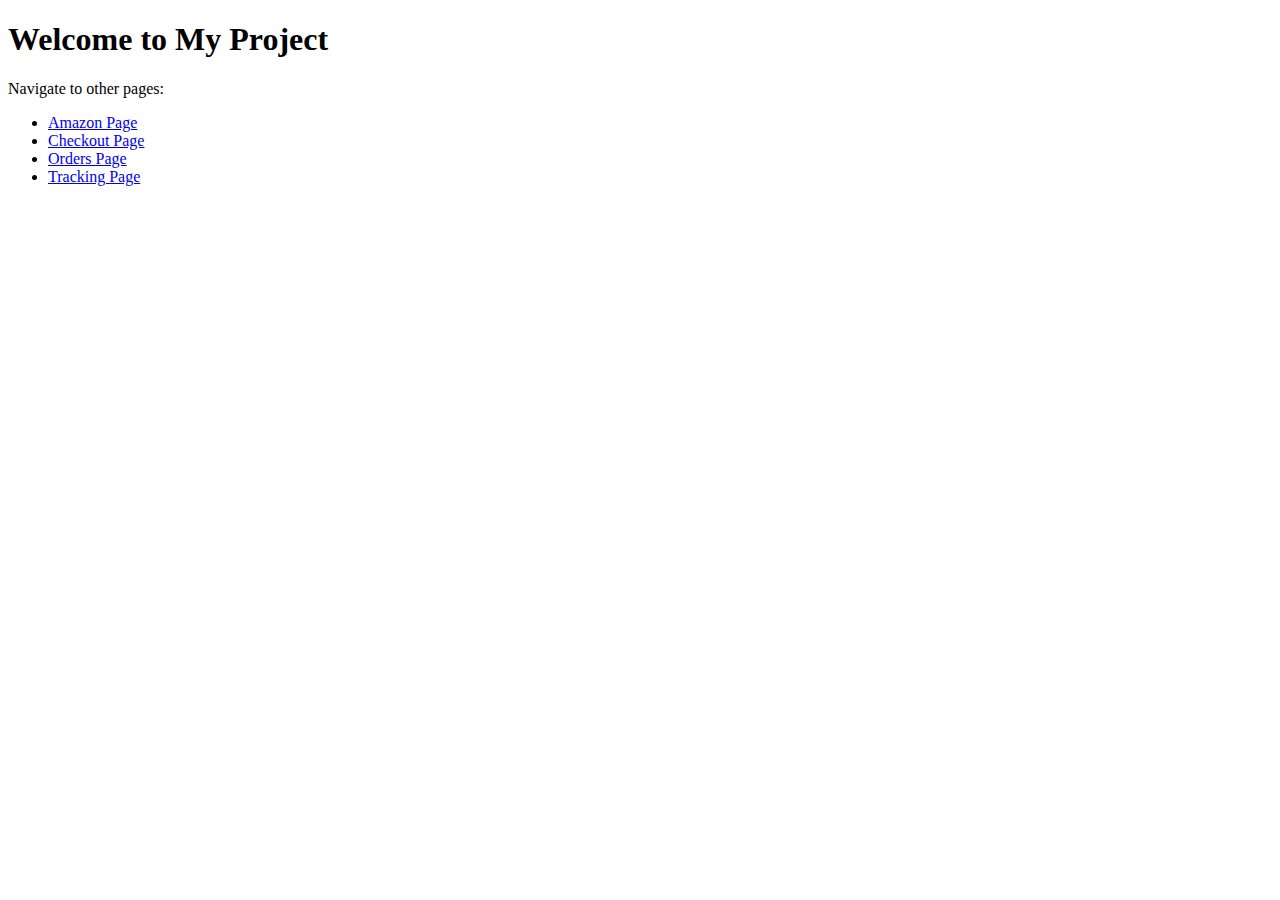
<file: docs/index.html>
<!DOCTYPE html>
<html lang="en">

<head>
    <meta charset="UTF-8">
    <meta name="viewport" content="width=device-width, initial-scale=1.0">
    <title>My Project Home</title>
</head>

<body>
    <h1>Welcome to My Project</h1>
    <p>Navigate to other pages:</p>
    <ul>
        <li><a href="amazon.html">Amazon Page</a></li>
        <li><a href="checkout.html">Checkout Page</a></li>
        <li><a href="orders.html">Orders Page</a></li>
        <li><a href="tracking.html">Tracking Page</a></li>
    </ul>
</body>

</html>
</file>
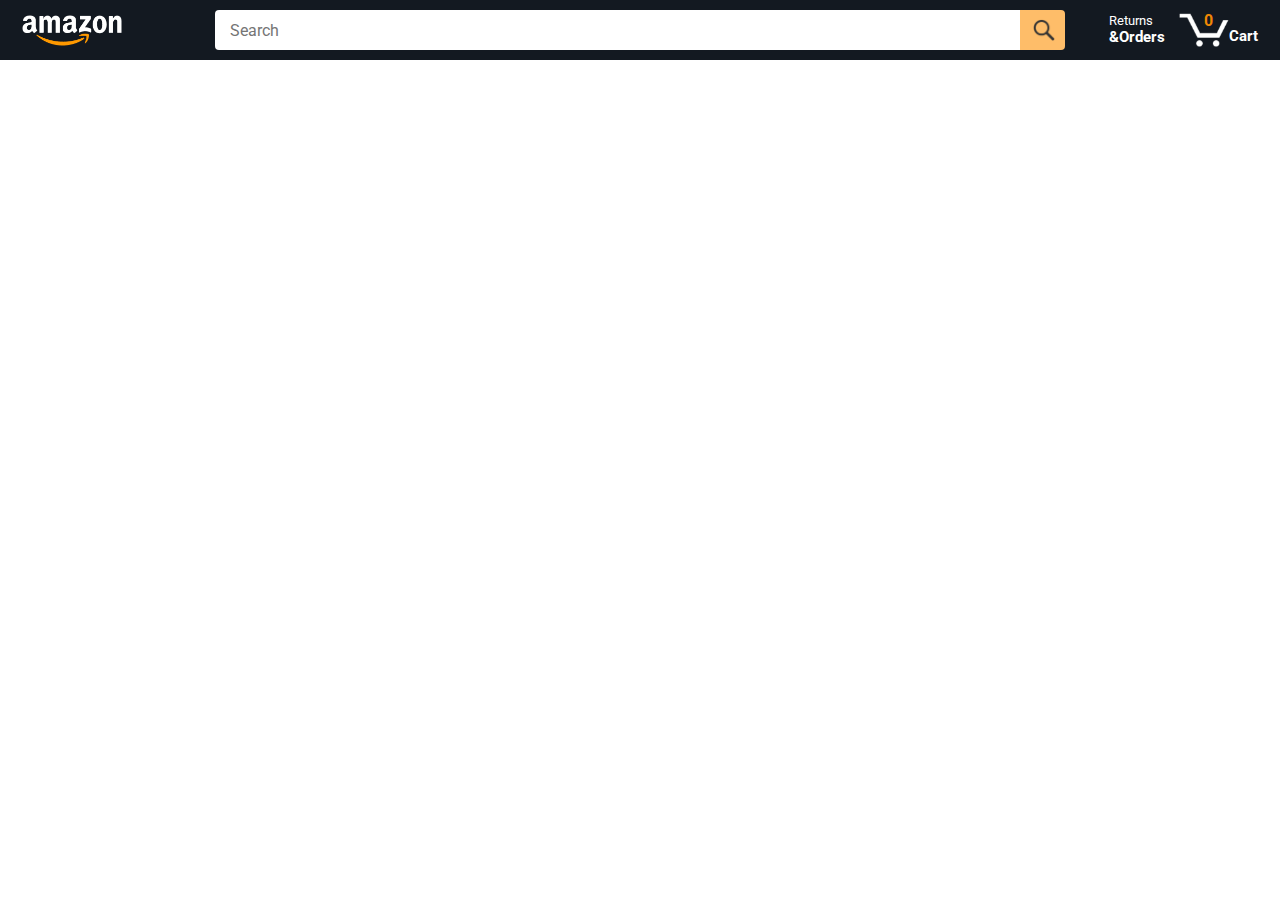
<file: amazon.html>
<!DOCTYPE html>
<html>

<head>
  <title>Amazon Project</title>

  <!-- This code is needed for responsive design to work.
      (Responsive design = make the website look good on
      smaller screen sizes like a phone or a tablet). -->
  <meta name="viewport" content="width=device-width, initial-scale=1">

  <!-- Load a font called Roboto from Google Fonts. -->
  <link rel="preconnect" href="https://fonts.googleapis.com">
  <link rel="preconnect" href="https://fonts.gstatic.com" crossorigin>
  <link href="https://fonts.googleapis.com/css2?family=Roboto:wght@400;500;700&display=swap" rel="stylesheet">

  <!-- Here are the CSS files for this page. -->
  <link rel="stylesheet" href="styles/shared/general.css">
  <link rel="stylesheet" href="styles/shared/amazon-header.css">
  <link rel="stylesheet" href="styles/pages/amazon.css">
</head>

<body>
  <div class="amazon-header">
    <div class="amazon-header-left-section">
      <a href="amazon.html" class="header-link">
        <img class="amazon-logo" src="images/amazon-logo-white.png">
        <img class="amazon-mobile-logo" src="images/amazon-mobile-logo-white.png">
      </a>
    </div>

    <div class="amazon-header-middle-section">
      <input class="search-bar" type="text" placeholder="Search">

      <button class="search-button">
        <img class="search-icon" src="images/icons/search-icon.png">
      </button>
    </div>

    <div class="amazon-header-right-section">
      <a class="orders-link header-link" href="orders.html">
        <span class="returns-text">Returns</span>
        <span class="orders-text">&Orders </span>
      </a>

      <a class="cart-link header-link" href="checkout.html">
        <img class="cart-icon" src="images/icons/cart-icon.png">
        <div class="cart-quantity 
        js-cart-quantity">0</div>
        <div class="cart-text">Cart</div>
      </a>
    </div>
  </div>

  <div class="main">
    <div class="products-grid js-products-grid">
    </div>
  </div>

  <script type="module" src="scripts/amazon.js"></script>
</body>
</html>
</file>
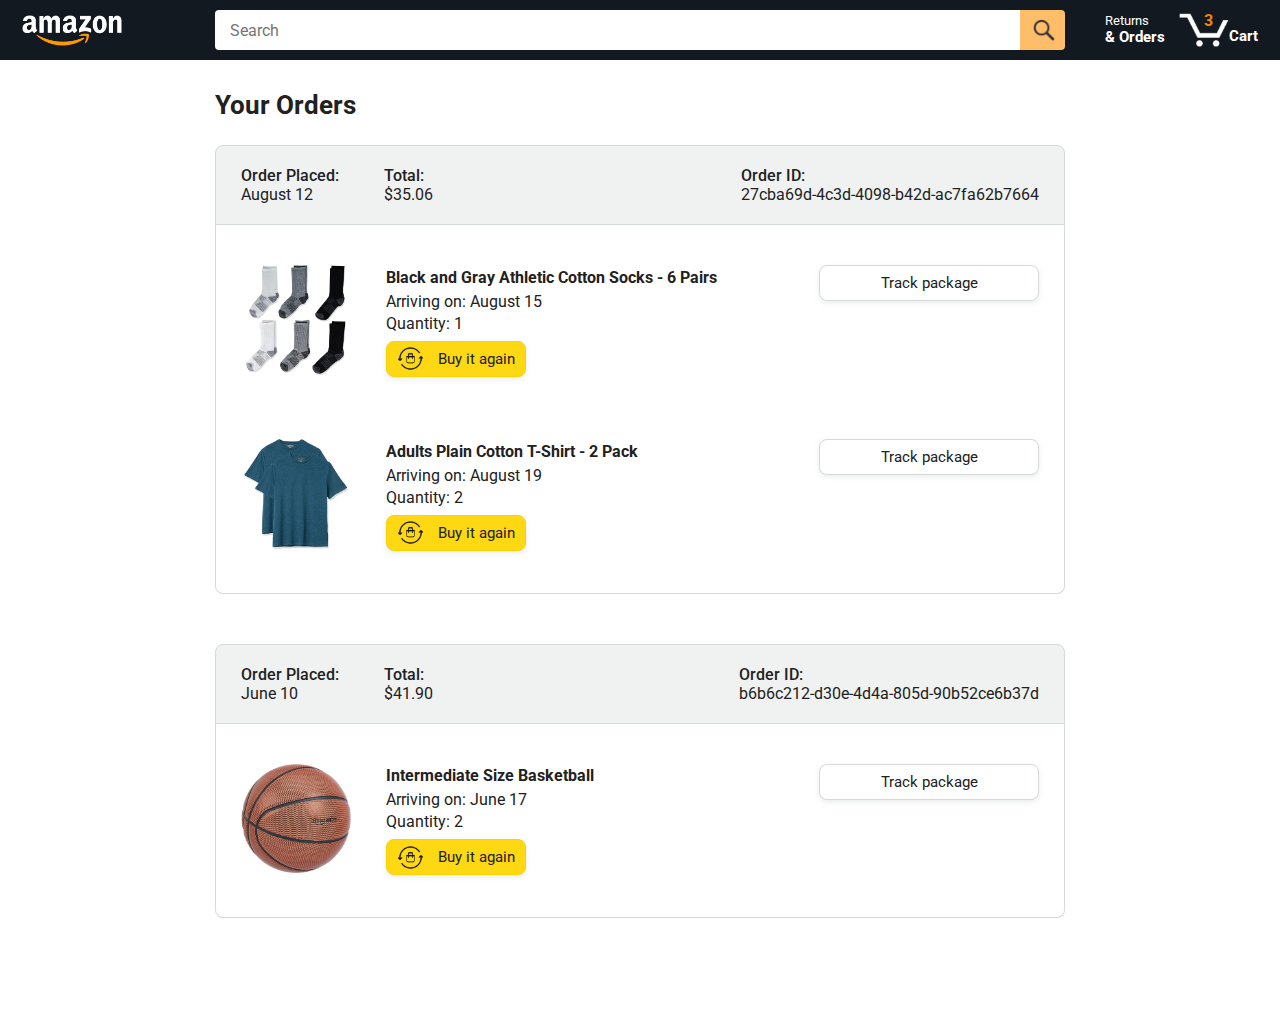
<file: orders.html>
<!DOCTYPE html>
<html>
  <head>
    <title>Orders</title>

    <!-- This code is needed for responsive design to work.
      (Responsive design = make the website look good on
      smaller screen sizes like a phone or a tablet). -->
    <meta name="viewport" content="width=device-width, initial-scale=1">

    <!-- Load a font called Roboto from Google Fonts. -->
    <link rel="preconnect" href="https://fonts.googleapis.com">
    <link rel="preconnect" href="https://fonts.gstatic.com" crossorigin>
    <link href="https://fonts.googleapis.com/css2?family=Roboto:wght@400;500;700&display=swap" rel="stylesheet">

    <!-- Here are the CSS files for this page. -->
    <link rel="stylesheet" href="styles/shared/general.css">
    <link rel="stylesheet" href="styles/shared/amazon-header.css">
    <link rel="stylesheet" href="styles/pages/orders.css">
  </head>
  <body>
    <div class="amazon-header">
      <div class="amazon-header-left-section">
        <a href="amazon.html" class="header-link">
          <img class="amazon-logo"
            src="images/amazon-logo-white.png">
          <img class="amazon-mobile-logo"
            src="images/amazon-mobile-logo-white.png">
        </a>
      </div>

      <div class="amazon-header-middle-section">
        <input class="search-bar" type="text" placeholder="Search">

        <button class="search-button">
          <img class="search-icon" src="images/icons/search-icon.png">
        </button>
      </div>

      <div class="amazon-header-right-section">
        <a class="orders-link header-link" href="orders.html">
          <span class="returns-text">Returns</span>
          <span class="orders-text">& Orders</span>
        </a>

        <a class="cart-link header-link" href="checkout.html">
          <img class="cart-icon" src="images/icons/cart-icon.png">
          <div class="cart-quantity">3</div>
          <div class="cart-text">Cart</div>
        </a>
      </div>
    </div>

    <div class="main">
      <div class="page-title">Your Orders</div>

      <div class="orders-grid">
        <div class="order-container">
          
          <div class="order-header">
            <div class="order-header-left-section">
              <div class="order-date">
                <div class="order-header-label">Order Placed:</div>
                <div>August 12</div>
              </div>
              <div class="order-total">
                <div class="order-header-label">Total:</div>
                <div>$35.06</div>
              </div>
            </div>

            <div class="order-header-right-section">
              <div class="order-header-label">Order ID:</div>
              <div>27cba69d-4c3d-4098-b42d-ac7fa62b7664</div>
            </div>
          </div>

          <div class="order-details-grid">
            <div class="product-image-container">
              <img src="images/products/athletic-cotton-socks-6-pairs.jpg">
            </div>

            <div class="product-details">
              <div class="product-name">
                Black and Gray Athletic Cotton Socks - 6 Pairs
              </div>
              <div class="product-delivery-date">
                Arriving on: August 15
              </div>
              <div class="product-quantity">
                Quantity: 1
              </div>
              <button class="buy-again-button button-primary">
                <img class="buy-again-icon" src="images/icons/buy-again.png">
                <span class="buy-again-message">Buy it again</span>
              </button>
            </div>

            <div class="product-actions">
              <a href="tracking.html?orderId=123&productId=456">
                <button class="track-package-button button-secondary">
                  Track package
                </button>
              </a>
            </div>

            <div class="product-image-container">
              <img src="images/products/adults-plain-cotton-tshirt-2-pack-teal.jpg">
            </div>

            <div class="product-details">
              <div class="product-name">
                Adults Plain Cotton T-Shirt - 2 Pack
              </div>
              <div class="product-delivery-date">
                Arriving on: August 19
              </div>
              <div class="product-quantity">
                Quantity: 2
              </div>
              <button class="buy-again-button button-primary">
                <img class="buy-again-icon" src="images/icons/buy-again.png">
                <span class="buy-again-message">Buy it again</span>
              </button>
            </div>

            <div class="product-actions">
              <a href="tracking.html">
                <button class="track-package-button button-secondary">
                  Track package
                </button>
              </a>
            </div>
          </div>
        </div>

        <div class="order-container">

          <div class="order-header">
            <div class="order-header-left-section">
              <div class="order-date">
                <div class="order-header-label">Order Placed:</div>
                <div>June 10</div>
              </div>
              <div class="order-total">
                <div class="order-header-label">Total:</div>
                <div>$41.90</div>
              </div>
            </div>

            <div class="order-header-right-section">
              <div class="order-header-label">Order ID:</div>
              <div>b6b6c212-d30e-4d4a-805d-90b52ce6b37d</div>
            </div>
          </div>

          <div class="order-details-grid">
            <div class="product-image-container">
              <img src="images/products/intermediate-composite-basketball.jpg">
            </div>

            <div class="product-details">
              <div class="product-name">
                Intermediate Size Basketball
              </div>
              <div class="product-delivery-date">
                Arriving on: June 17
              </div>
              <div class="product-quantity">
                Quantity: 2
              </div>
              <button class="buy-again-button button-primary">
                <img class="buy-again-icon" src="images/icons/buy-again.png">
                <span class="buy-again-message">Buy it again</span>
              </button>
            </div>

            <div class="product-actions">
              <a href="tracking.html">
                <button class="track-package-button button-secondary">
                  Track package
                </button>
              </a>
            </div>
          </div>
        </div>
      </div>
    </div>
  </body>
</html>
</file>
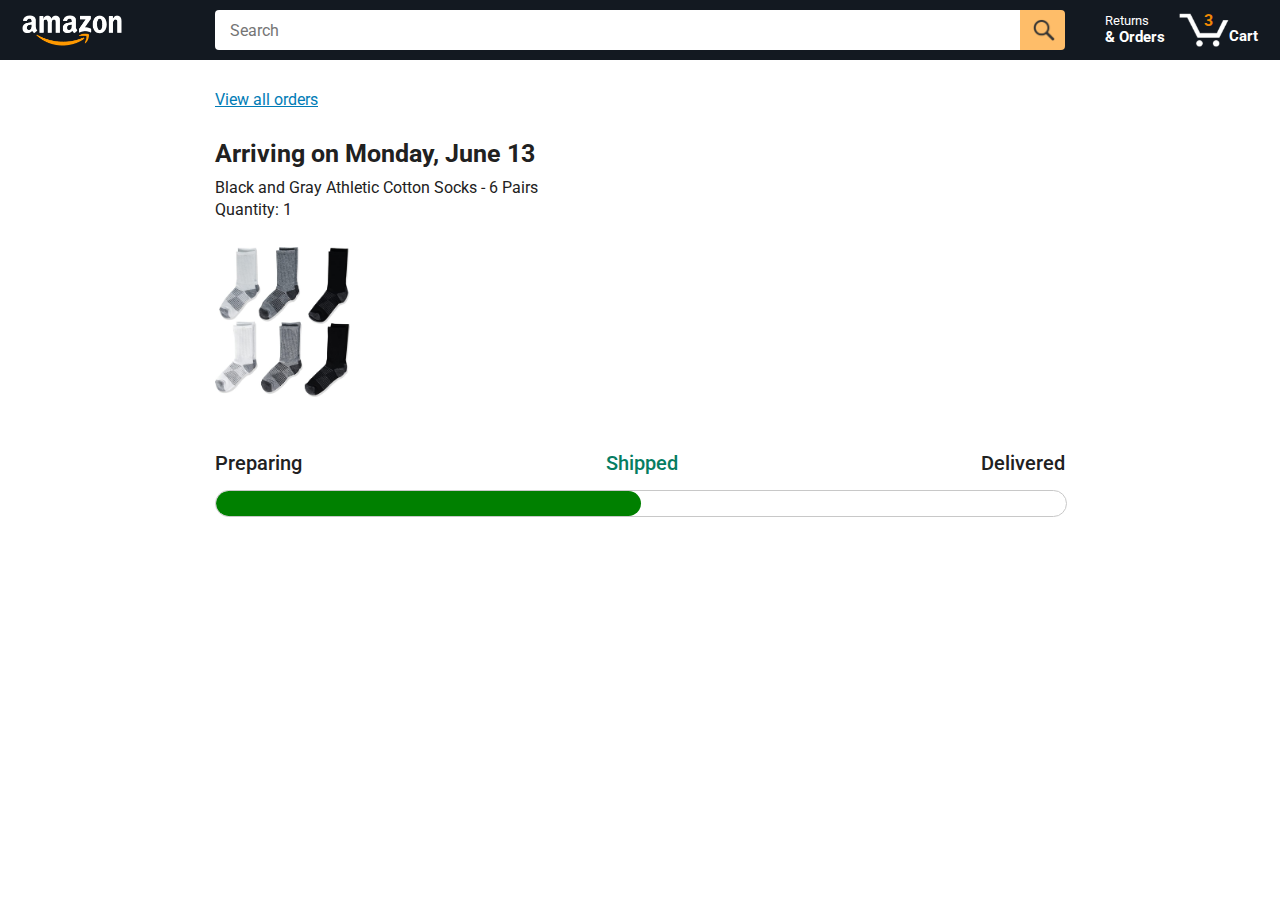
<file: tracking.html>
<!DOCTYPE html>
<html>
  <head>
    <title>Tracking</title>

    <!-- This code is needed for responsive design to work.
      (Responsive design = make the website look good on
      smaller screen sizes like a phone or a tablet). -->
    <meta name="viewport" content="width=device-width, initial-scale=1">

    <!-- Load a font called Roboto from Google Fonts. -->
    <link rel="preconnect" href="https://fonts.googleapis.com">
    <link rel="preconnect" href="https://fonts.gstatic.com" crossorigin>
    <link href="https://fonts.googleapis.com/css2?family=Roboto:wght@400;500;700&display=swap" rel="stylesheet">

    <!-- Here are the CSS files for this page. -->
    <link rel="stylesheet" href="styles/shared/general.css">
    <link rel="stylesheet" href="styles/shared/amazon-header.css">
    <link rel="stylesheet" href="styles/pages/tracking.css">
  </head>
  <body>
    <div class="amazon-header">
      <div class="amazon-header-left-section">
        <a href="amazon.html" class="header-link">
          <img class="amazon-logo"
            src="images/amazon-logo-white.png">
          <img class="amazon-mobile-logo"
            src="images/amazon-mobile-logo-white.png">
        </a>
      </div>

      <div class="amazon-header-middle-section">
        <input class="search-bar" type="text" placeholder="Search">

        <button class="search-button">
          <img class="search-icon" src="images/icons/search-icon.png">
        </button>
      </div>

      <div class="amazon-header-right-section">
        <a class="orders-link header-link" href="orders.html">
          <span class="returns-text">Returns</span>
          <span class="orders-text">& Orders</span>
        </a>

        <a class="cart-link header-link" href="checkout.html">
          <img class="cart-icon" src="images/icons/cart-icon.png">
          <div class="cart-quantity">3</div>
          <div class="cart-text">Cart</div>
        </a>
      </div>
    </div>

    <div class="main">
      <div class="order-tracking">
        <a class="back-to-orders-link link-primary" href="orders.html">
          View all orders
        </a>

        <div class="delivery-date">
          Arriving on Monday, June 13
        </div>

        <div class="product-info">
          Black and Gray Athletic Cotton Socks - 6 Pairs
        </div>

        <div class="product-info">
          Quantity: 1
        </div>

        <img class="product-image" src="images/products/athletic-cotton-socks-6-pairs.jpg">

        <div class="progress-labels-container">
          <div class="progress-label">
            Preparing
          </div>
          <div class="progress-label current-status">
            Shipped
          </div>
          <div class="progress-label">
            Delivered
          </div>
        </div>

        <div class="progress-bar-container">
          <div class="progress-bar"></div>
        </div>
      </div>
    </div>

    <script>
      const url = new URL(window.location.href);
      console.log(url.searchParams.get('orderId'));
      console.log(url.searchParams.get('productId'));
    </script>
  </body>
</html>
</file>
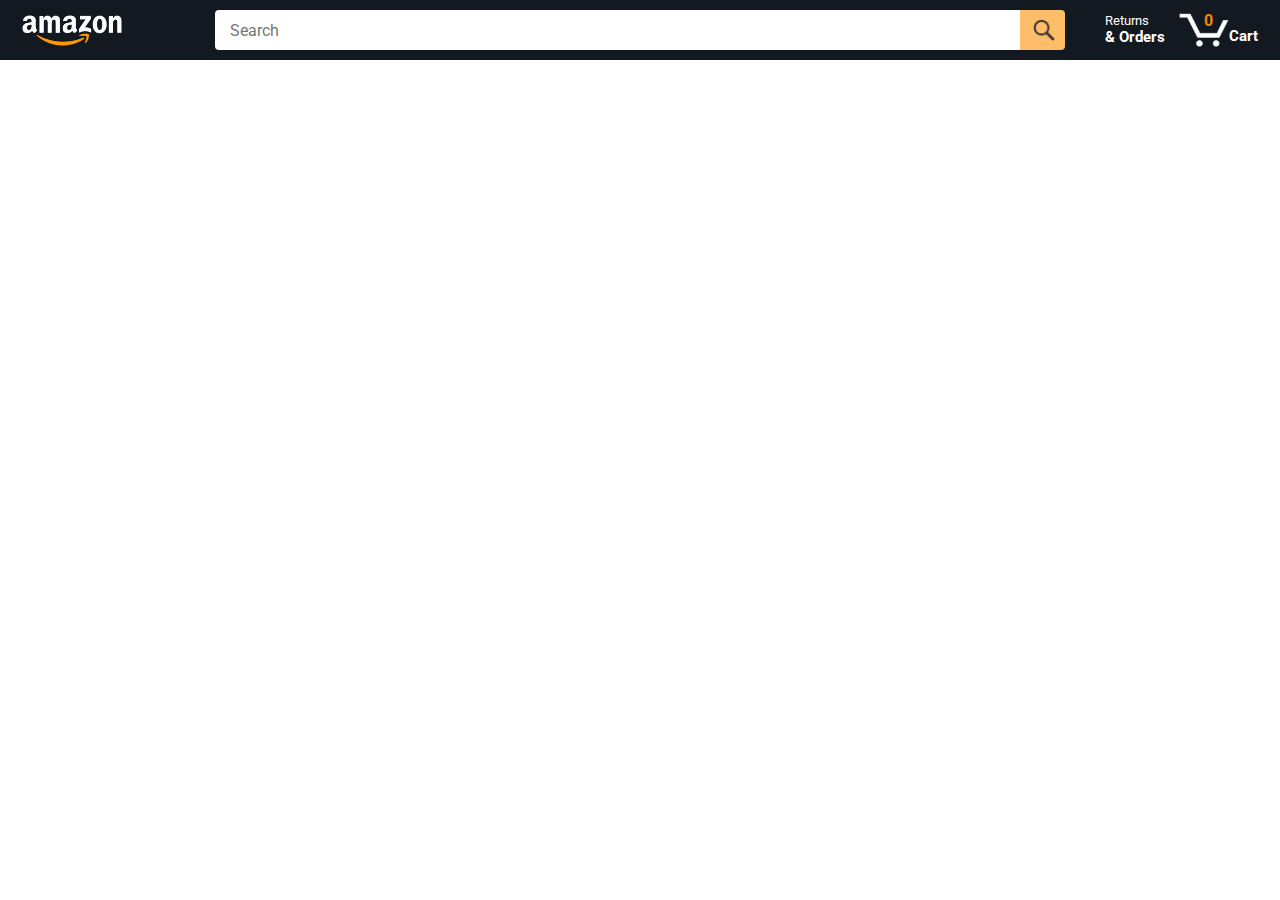
<file: docs/amazon.html>
<!DOCTYPE html>
<html>

<head>
  <title>Amazon Project</title>
  <meta name="viewport" content="width=device-width, initial-scale=1">
  <link rel="preconnect" href="https://fonts.googleapis.com">
  <link rel="preconnect" href="https://fonts.gstatic.com" crossorigin>
  <link href="https://fonts.googleapis.com/css2?family=Roboto:wght@400;500;700&display=swap" rel="stylesheet">

  <!-- 正しい相対パスに修正 -->
  <link rel="stylesheet" href="./styles/shared/general.css">
  <link rel="stylesheet" href="./styles/shared/amazon-header.css">
  <link rel="stylesheet" href="./styles/pages/amazon.css">
</head>

<body>
  <div class="amazon-header">
    <div class="amazon-header-left-section">
      <a href="amazon.html" class="header-link">
        <img class="amazon-logo" src="./images/amazon-logo-white.png">
        <img class="amazon-mobile-logo" src="./images/amazon-mobile-logo-white.png">
      </a>
    </div>
    <div class="amazon-header-middle-section">
      <input class="search-bar" type="text" placeholder="Search">
      <button class="search-button">
        <img class="search-icon" src="./images/icons/search-icon.png">
      </button>
    </div>
    <div class="amazon-header-right-section">
      <a class="orders-link header-link" href="orders.html">
        <span class="returns-text">Returns</span>
        <span class="orders-text">& Orders</span>
      </a>
      <a class="cart-link header-link" href="checkout.html">
        <img class="cart-icon" src="./images/icons/cart-icon.png">
        <div class="cart-quantity js-cart-quantity">0</div>
        <div class="cart-text">Cart</div>
      </a>
    </div>
  </div>

  <div class="main">
    <div class="products-grid js-products-grid"></div>
  </div>

  <!-- JavaScriptの正しいパス -->
  <script type="module" src="./scripts/amazon.js"></script>
</body>

</html>
</file>
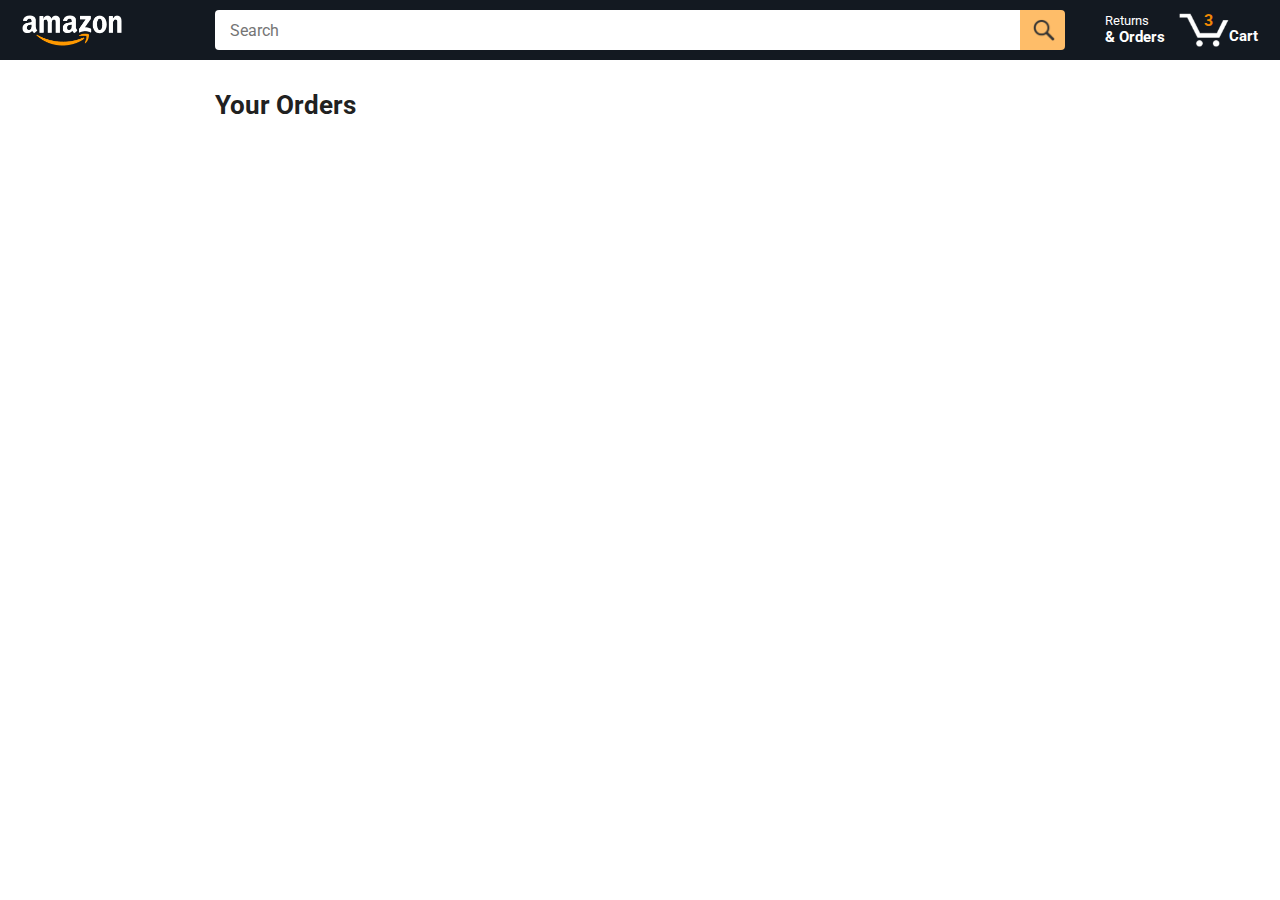
<file: docs/orders.html>
<!DOCTYPE html>
<html>

<head>
  <title>Orders</title>
  <meta name="viewport" content="width=device-width, initial-scale=1">
  <link rel="preconnect" href="https://fonts.googleapis.com">
  <link rel="preconnect" href="https://fonts.gstatic.com" crossorigin>
  <link href="https://fonts.googleapis.com/css2?family=Roboto:wght@400;500;700&display=swap" rel="stylesheet">

  <!-- 修正されたCSSパス -->
  <link rel="stylesheet" href="./styles/shared/general.css">
  <link rel="stylesheet" href="./styles/shared/amazon-header.css">
  <link rel="stylesheet" href="./styles/pages/orders.css">
</head>

<body>
  <div class="amazon-header">
    <div class="amazon-header-left-section">
      <a href="amazon.html" class="header-link">
        <img class="amazon-logo" src="./images/amazon-logo-white.png">
        <img class="amazon-mobile-logo" src="./images/amazon-mobile-logo-white.png">
      </a>
    </div>
    <div class="amazon-header-middle-section">
      <input class="search-bar" type="text" placeholder="Search">
      <button class="search-button">
        <img class="search-icon" src="./images/icons/search-icon.png">
      </button>
    </div>
    <div class="amazon-header-right-section">
      <a class="orders-link header-link" href="orders.html">
        <span class="returns-text">Returns</span>
        <span class="orders-text">& Orders</span>
      </a>
      <a class="cart-link header-link" href="checkout.html">
        <img class="cart-icon" src="./images/icons/cart-icon.png">
        <div class="cart-quantity">3</div>
        <div class="cart-text">Cart</div>
      </a>
    </div>
  </div>

  <div class="main">
    <div class="page-title">Your Orders</div>

    <div class="orders-grid">
      <!-- Order details -->
    </div>
  </div>
</body>

</html>
</file>
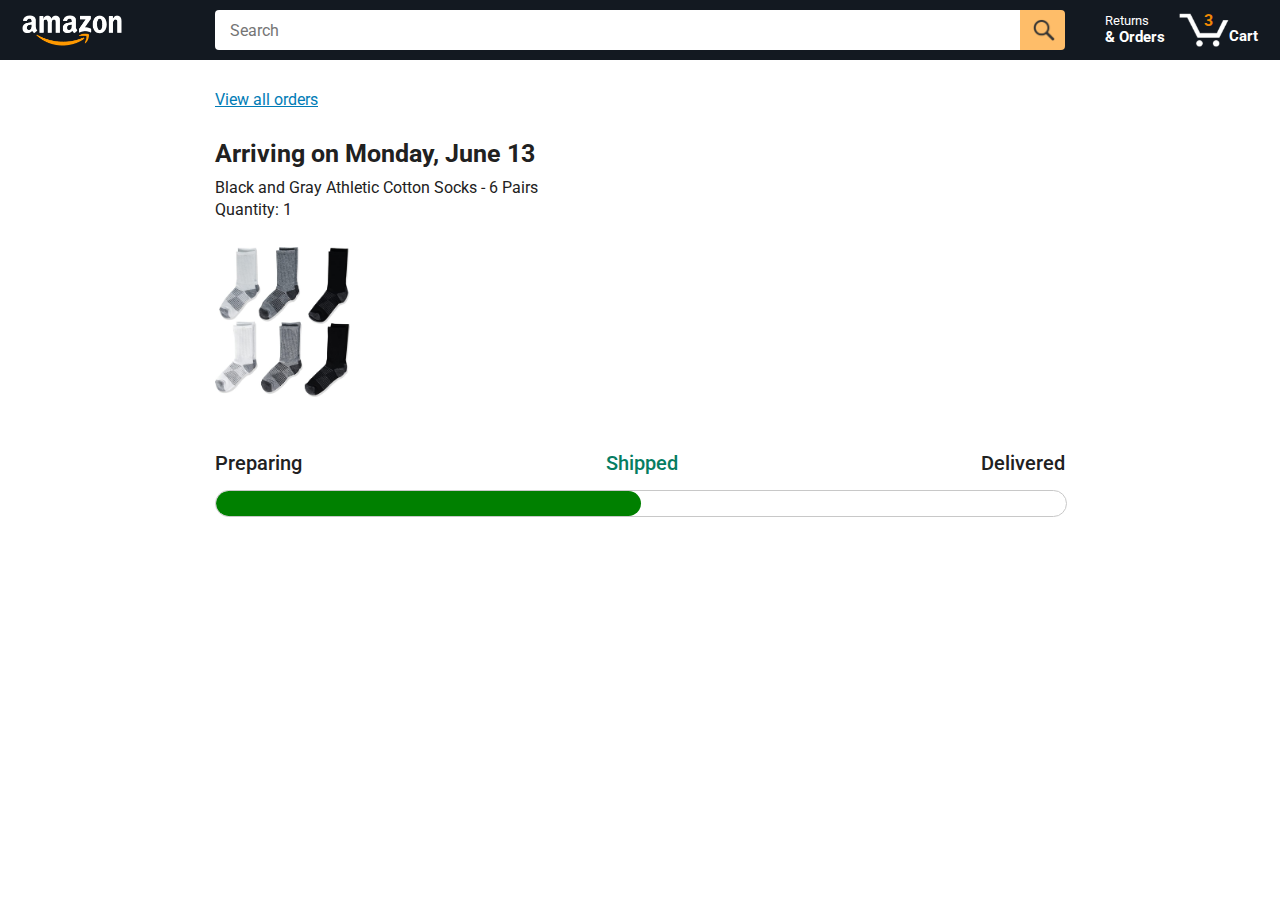
<file: docs/tracking.html>
<!DOCTYPE html>
<html>

<head>
  <title>Tracking</title>
  <meta name="viewport" content="width=device-width, initial-scale=1">
  <link rel="preconnect" href="https://fonts.googleapis.com">
  <link rel="preconnect" href="https://fonts.gstatic.com" crossorigin>
  <link href="https://fonts.googleapis.com/css2?family=Roboto:wght@400;500;700&display=swap" rel="stylesheet">
  <link rel="stylesheet" href="./styles/shared/general.css">
  <link rel="stylesheet" href="./styles/shared/amazon-header.css">
  <link rel="stylesheet" href="./styles/pages/tracking.css">
</head>

<body>
  <div class="amazon-header">
    <div class="amazon-header-left-section">
      <a href="amazon.html" class="header-link">
        <img class="amazon-logo" src="./images/amazon-logo-white.png">
        <img class="amazon-mobile-logo" src="./images/amazon-mobile-logo-white.png">
      </a>
    </div>
    <div class="amazon-header-middle-section">
      <input class="search-bar" type="text" placeholder="Search">
      <button class="search-button">
        <img class="search-icon" src="./images/icons/search-icon.png">
      </button>
    </div>
    <div class="amazon-header-right-section">
      <a class="orders-link header-link" href="orders.html">
        <span class="returns-text">Returns</span>
        <span class="orders-text">& Orders</span>
      </a>
      <a class="cart-link header-link" href="checkout.html">
        <img class="cart-icon" src="./images/icons/cart-icon.png">
        <div class="cart-quantity">3</div>
        <div class="cart-text">Cart</div>
      </a>
    </div>
  </div>
  <div class="main">
    <div class="order-tracking">
      <a class="back-to-orders-link link-primary" href="orders.html">View all orders</a>
      <div class="delivery-date">Arriving on Monday, June 13</div>
      <div class="product-info">Black and Gray Athletic Cotton Socks - 6 Pairs</div>
      <div class="product-info">Quantity: 1</div>
      <img class="product-image" src="./images/products/athletic-cotton-socks-6-pairs.jpg">
      <div class="progress-labels-container">
        <div class="progress-label">Preparing</div>
        <div class="progress-label current-status">Shipped</div>
        <div class="progress-label">Delivered</div>
      </div>
      <div class="progress-bar-container">
        <div class="progress-bar"></div>
      </div>
    </div>
  </div>
  <script>
    const url = new URL(window.location.href);
    console.log(url.searchParams.get('orderId'));
    console.log(url.searchParams.get('productId'));
  </script>
</body>

</html>
</file>
<file: styles/shared/general.css>
body {
  font-family: Roboto, Arial;
  color: rgb(33, 33, 33);
  /* The <body> element has a default margin of 8px
     on all sides. This removes the default margins. */
  margin: 0;
}

/* <p> elements have a default margin on the top
   and bottom. This removes the default margins. */
p {
  margin: 0;
}

button {
  cursor: pointer;
}

select {
  cursor: pointer;
}

input, select, button {
  font-family: Roboto, Arial;
}

.button-primary {
  color: rgb(33, 33, 33);
  background-color: rgb(255, 216, 20);
  border: 1px solid rgb(252, 210, 0);
  border-radius: 8px;
  cursor: pointer;
  box-shadow: 0 2px 5px rgba(213, 217, 217, 0.5);
}

.button-primary:hover {
  background-color: rgb(247, 202, 0);
  border: 1px solid rgb(242, 194, 0);
}

.button-primary:active {
  background: rgb(255, 216, 20);
  border-color: rgb(252, 210, 0);
  box-shadow: none;
}

.button-secondary {
  color: rgb(33, 33, 33);
  background: white;
  border: 1px solid rgb(213, 217, 217);
  border-radius: 8px;
  cursor: pointer;
  box-shadow: 0 2px 5px rgba(213, 217, 217, 0.5);
}

.button-secondary:hover {
  background-color: rgb(247, 250, 250);
}

.button-secondary:active {
  background-color: rgb(237, 253, 255);
  box-shadow: none;
}

/* These styles will limit text to 2 lines. Anything
   beyond 2 lines will be replaced with "..."
   You can find this code by using an A.I. tool or by
   searching in Google.
   https://css-tricks.com/almanac/properties/l/line-clamp/ */
.limit-text-to-2-lines {
  display: -webkit-box;
  -webkit-line-clamp: 2;
  -webkit-box-orient: vertical;
  overflow: hidden;
}

.link-primary {
  color: rgb(1, 124, 182);
  cursor: pointer;
}

.link-primary:hover {
  color: rgb(196, 80, 0);
}

/* Styles for dropdown selectors. */
select {
  color: rgb(33, 33, 33);
  background-color: rgb(240, 240, 240);
  border: 1px solid rgb(213, 217, 217);
  border-radius: 8px;
  padding: 3px 5px;
  font-size: 15px;
  cursor: pointer;
  box-shadow: 0 2px 5px rgba(213, 217, 217, 0.5);
}

select:focus,
input:focus {
  outline: 2px solid rgb(255, 153, 0);
}
</file>
<file: styles/shared/amazon-header.css>
.amazon-header {
  background-color: rgb(19, 25, 33);
  color: white;
  padding-left: 15px;
  padding-right: 15px;

  display: flex;
  align-items: center;
  justify-content: space-between;

  position: fixed;
  top: 0;
  left: 0;
  right: 0;
  height: 60px;
}

.amazon-header-left-section {
  width: 180px;
}

@media (max-width: 800px) {
  .amazon-header-left-section {
    width: unset;
  }
}

.header-link {
  display: inline-block;
  padding: 6px;
  border-radius: 2px;
  cursor: pointer;
  text-decoration: none;
  border: 1px solid rgba(0, 0, 0, 0);
}

.header-link:hover {
  border: 1px solid white;
}

.amazon-logo {
  width: 100px;
  margin-top: 5px;
}

.amazon-mobile-logo {
  display: none;
}

@media (max-width: 575px) {
  .amazon-logo {
    display: none;
  }

  .amazon-mobile-logo {
    display: block;
    height: 35px;
    margin-top: 5px;
  }
}

.amazon-header-middle-section {
  flex: 1;
  max-width: 850px;
  margin-left: 10px;
  margin-right: 10px;
  display: flex;
}

.search-bar {
  flex: 1;
  width: 0;
  font-size: 16px;
  height: 38px;
  padding-left: 15px;
  border: none;
  border-top-left-radius: 4px;
  border-bottom-left-radius: 4px;
  border-top-right-radius: 0;
  border-bottom-right-radius: 0;
}

.search-button {
  background-color: rgb(254, 189, 105);
  border: none;
  width: 45px;
  height: 40px;
  border-top-right-radius: 4px;
  border-bottom-right-radius: 4px;
  flex-shrink: 0;
}

.search-icon {
  height: 22px;
  margin-left: 2px;
  margin-top: 3px;
}

.amazon-header-right-section {
  width: 180px;
  flex-shrink: 0;
  display: flex;
  justify-content: end;
}

.orders-link {
  color: white;
}

.returns-text {
  display: block;
  font-size: 13px;
}

.orders-text {
  display: block;
  font-size: 15px;
  font-weight: 700;
}

.cart-link {
  color: white;
  display: flex;
  align-items: center;
  position: relative;
}

.cart-icon {
  width: 50px;
}

.cart-text {
  margin-top: 12px;
  font-size: 15px;
  font-weight: 700;
}

.cart-quantity {
  color: rgb(240, 136, 4);
  font-size: 16px;
  font-weight: 700;

  position: absolute;
  top: 4px;
  left: 22px;
  
  width: 26px;
  text-align: center;
}
</file>
<file: styles/pages/amazon.css>
.main {
  margin-top: 60px;
}

.products-grid {
  display: grid;

  /* - In CSS Grid, 1fr means a column will take up the
       remaining space in the grid.
     - If we write 1fr 1fr ... 1fr; 8 times, this will
       divide the grid into 8 columns, each taking up an
       equal amount of the space.
     - repeat(8, 1fr); is a shortcut for repeating "1fr"
       8 times (instead of typing out "1fr" 8 times).
       repeat(...) is a special property that works with
       display: grid; */
  grid-template-columns: repeat(8, 1fr);
}

/* @media is used to create responsive design (making the
   website look good on any screen size). This @media
   means when the screen width is 2000px or less, we
   will divide the grid into 7 columns instead of 8. */
@media (max-width: 2000px) {
  .products-grid {
    grid-template-columns: repeat(7, 1fr);
  }
}

/* This @media means when the screen width is 1600px or
   less, we will divide the grid into 6 columns. */
@media (max-width: 1600px) {
  .products-grid {
    grid-template-columns: repeat(6, 1fr);
  }
}

@media (max-width: 1300px) {
  .products-grid {
    grid-template-columns: repeat(5, 1fr);
  }
}

@media (max-width: 1000px) {
  .products-grid {
    grid-template-columns: repeat(4, 1fr);
  }
}

@media (max-width: 800px) {
  .products-grid {
    grid-template-columns: repeat(3, 1fr);
  }
}

@media (max-width: 575px) {
  .products-grid {
    grid-template-columns: repeat(2, 1fr);
  }
}

@media (max-width: 450px) {
  .products-grid {
    grid-template-columns: 1fr;
  }
}

.product-container {
  padding-top: 40px;
  padding-bottom: 25px;
  padding-left: 25px;
  padding-right: 25px;

  border-right: 1px solid rgb(231, 231, 231);
  border-bottom: 1px solid rgb(231, 231, 231);

  display: flex;
  flex-direction: column;
}

.product-image-container {
  display: flex;
  justify-content: center;
  align-items: center;

  height: 180px;
  margin-bottom: 20px;
}

.product-image {
  /* Images will overflow their container by default. To
    prevent this, we set max-width and max-height to 100%
    so they stay inside their container. */
  max-width: 100%;
  max-height: 100%;
}

.product-name {
  height: 40px;
  margin-bottom: 5px;
}

.product-rating-container {
  display: flex;
  align-items: center;
  margin-bottom: 10px;
}

.product-rating-stars {
  width: 100px;
  margin-right: 6px;
}

.product-rating-count {
  color: rgb(1, 124, 182);
  cursor: pointer;
  margin-top: 3px;
}

.product-price {
  font-weight: 700;
  margin-bottom: 10px;
}

.product-quantity-container {
  margin-bottom: 17px;
}

.product-spacer {
  flex: 1;
}

.added-to-cart {
  color: rgb(6, 125, 98);
  font-size: 16px;

  display: flex;
  align-items: center;
  margin-bottom: 8px;

  /* At first, the "Added to cart" message will
     be invisible. Use JavaScript to change the
     opacity and make it visible. */
  opacity: 0;
}

.added-to-cart img {
  height: 20px;
  margin-right: 5px;
}

.add-to-cart-button {
  width: 100%;
  padding: 8px;
  border-radius: 50px;
}
</file>
<file: styles/pages/orders.css>
.main {
  max-width: 850px;
  margin-top: 90px;
  margin-bottom: 100px;
  padding-left: 20px;
  padding-right: 20px;

  /* margin-left: auto;
     margin-right auto;
     Is a trick for centering an element horizontally
     without needing a container. */
  margin-left: auto;
  margin-right: auto;
}

.page-title {
  font-weight: 700;
  font-size: 26px;
  margin-bottom: 25px;
}

.orders-grid {
  display: grid;
  grid-template-columns: 1fr;
  row-gap: 50px;
}

.order-header {
  background-color: rgb(240, 242, 242);
  border: 1px solid rgb(213, 217, 217);

  display: flex;
  align-items: center;
  justify-content: space-between;

  padding: 20px 25px;
  border-top-left-radius: 8px;
  border-top-right-radius: 8px;
}

.order-header-left-section {
  display: flex;
  flex-shrink: 0;
}

.order-header-label {
  font-weight: 500;
}

.order-date,
.order-total {
  margin-right: 45px;
}

.order-header-right-section {
  flex-shrink: 1;
}

@media (max-width: 575px) {
  .order-header {
    flex-direction: column;
    align-items: start;
    line-height: 23px;
    padding: 15px;
  }

  .order-header-left-section {
    flex-direction: column;
  }

  .order-header-label {
    margin-right: 5px;
  }

  .order-date,
  .order-total {
    display: grid;
    grid-template-columns: auto 1fr;
    margin-right: 0;
  }

  .order-header-right-section {
    display: grid;
    grid-template-columns: auto 1fr;
  }
}

.order-details-grid {
  padding: 40px 25px;
  border: 1px solid rgb(213, 217, 217);
  border-top: none;
  border-bottom-left-radius: 8px;
  border-bottom-right-radius: 8px;

  display: grid;
  grid-template-columns: 110px 1fr 220px;
  column-gap: 35px;
  row-gap: 60px;
  align-items: center;
}

@media (max-width: 800px) {
  .order-details-grid {
    grid-template-columns: 110px 1fr;
    row-gap: 0;
    padding-bottom: 8px;
  }
}

@media (max-width: 450px) {
  .order-details-grid {
    grid-template-columns: 1fr;
  }
}

.product-image-container {
  text-align: center;
}

.product-image-container img {
  max-width: 110px;
  max-height: 110px;
}

.product-name {
  font-weight: 700;
  margin-bottom: 5px;
}

.product-delivery-date {
  margin-bottom: 3px;
}

.product-quantity {
  margin-bottom: 8px;
}

.buy-again-button {
  font-size: 15px;
  width: 140px;
  height: 36px;
  border-radius: 8px;

  display: flex;
  align-items: center;
  justify-content: center;
}

.buy-again-icon {
  width: 25px;
  margin-right: 15px;
}

.product-actions {
  align-self: start;
}

.track-package-button {
  width: 100%;
  font-size: 15px;
  padding: 8px;
}

@media (max-width: 800px) {
  .buy-again-button {
    margin-bottom: 10px;
  }

  .product-actions {
    /* grid-column: 2 means this element will be placed
       in column 2 in the grid. (Normally, the column that
       an element is placed in is determined by the order
       of the elements in the HTML. grid-column overrides
       this default ordering). */
    grid-column: 2;
    margin-bottom: 30px;
  }

  .track-package-button {
    width: 140px;
  }
}

@media (max-width: 450px) {
  .product-image-container {
    text-align: center;
    margin-bottom: 25px;
  }

  .product-image-container img {
    max-width: 150px;
    max-height: 150px;
  }

  .product-name {
    margin-bottom: 10px;
  }

  .product-quantity {
    margin-bottom: 15px;
  }

  .buy-again-button {
    width: 100%;
    margin-bottom: 15px;
  }

  .product-actions {
    /* grid-column: auto; undos grid-column: 2; from above.
       This element will now be placed in its normal column
       in the grid. */
    grid-column: auto;
    margin-bottom: 70px;
  }

  .track-package-button {
    width: 100%;
    padding: 12px;
  }
}
</file>
<file: styles/pages/tracking.css>
.main {
  max-width: 850px;
  margin-top: 90px;
  margin-bottom: 100px;
  padding-left: 30px;
  padding-right: 30px;

  /* margin-left: auto;
     margin-right auto;
     Is a trick for centering an element horizontally
     without needing a container. */
  margin-left: auto;
  margin-right: auto;
}

.back-to-orders-link {
  display: inline-block;
  margin-bottom: 30px;
}

.delivery-date {
  font-size: 25px;
  font-weight: 700;
  margin-bottom: 10px;
}

.product-info {
  margin-bottom: 3px;
}

.product-image {
  max-width: 150px;
  max-height: 150px;
  margin-top: 25px;
  margin-bottom: 50px;
}

.progress-labels-container {
  display: flex;
  justify-content: space-between;
  font-size: 20px;
  font-weight: 500;
  margin-bottom: 15px;
}

.current-status {
  color: rgb(6, 125, 98);
}

@media (max-width: 575px) {
  .progress-labels-container {
    font-size: 16px;
  }
}

@media (max-width: 450px) {
  .progress-labels-container {
    flex-direction: column;
    margin-bottom: 5px;
  }

  .progress-label {
    margin-bottom: 3px;
  }
}

.progress-bar-container {
  height: 25px;
  width: 100%;

  border: 1px solid rgb(200, 200, 200);
  border-radius: 50px;
  overflow: hidden;
}

.progress-bar {
  height: 100%;
  background-color: green;
  border-radius: 50px;
  width: 50%;
}
</file>
<file: docs/styles/shared/general.css>
body {
  font-family: Roboto, Arial;
  color: rgb(33, 33, 33);
  /* The <body> element has a default margin of 8px
     on all sides. This removes the default margins. */
  margin: 0;
}

/* <p> elements have a default margin on the top
   and bottom. This removes the default margins. */
p {
  margin: 0;
}

button {
  cursor: pointer;
}

select {
  cursor: pointer;
}

input, select, button {
  font-family: Roboto, Arial;
}

.button-primary {
  color: rgb(33, 33, 33);
  background-color: rgb(255, 216, 20);
  border: 1px solid rgb(252, 210, 0);
  border-radius: 8px;
  cursor: pointer;
  box-shadow: 0 2px 5px rgba(213, 217, 217, 0.5);
}

.button-primary:hover {
  background-color: rgb(247, 202, 0);
  border: 1px solid rgb(242, 194, 0);
}

.button-primary:active {
  background: rgb(255, 216, 20);
  border-color: rgb(252, 210, 0);
  box-shadow: none;
}

.button-secondary {
  color: rgb(33, 33, 33);
  background: white;
  border: 1px solid rgb(213, 217, 217);
  border-radius: 8px;
  cursor: pointer;
  box-shadow: 0 2px 5px rgba(213, 217, 217, 0.5);
}

.button-secondary:hover {
  background-color: rgb(247, 250, 250);
}

.button-secondary:active {
  background-color: rgb(237, 253, 255);
  box-shadow: none;
}

/* These styles will limit text to 2 lines. Anything
   beyond 2 lines will be replaced with "..."
   You can find this code by using an A.I. tool or by
   searching in Google.
   https://css-tricks.com/almanac/properties/l/line-clamp/ */
.limit-text-to-2-lines {
  display: -webkit-box;
  -webkit-line-clamp: 2;
  -webkit-box-orient: vertical;
  overflow: hidden;
}

.link-primary {
  color: rgb(1, 124, 182);
  cursor: pointer;
}

.link-primary:hover {
  color: rgb(196, 80, 0);
}

/* Styles for dropdown selectors. */
select {
  color: rgb(33, 33, 33);
  background-color: rgb(240, 240, 240);
  border: 1px solid rgb(213, 217, 217);
  border-radius: 8px;
  padding: 3px 5px;
  font-size: 15px;
  cursor: pointer;
  box-shadow: 0 2px 5px rgba(213, 217, 217, 0.5);
}

select:focus,
input:focus {
  outline: 2px solid rgb(255, 153, 0);
}
</file>
<file: docs/styles/shared/amazon-header.css>
.amazon-header {
  background-color: rgb(19, 25, 33);
  color: white;
  padding-left: 15px;
  padding-right: 15px;

  display: flex;
  align-items: center;
  justify-content: space-between;

  position: fixed;
  top: 0;
  left: 0;
  right: 0;
  height: 60px;
}

.amazon-header-left-section {
  width: 180px;
}

@media (max-width: 800px) {
  .amazon-header-left-section {
    width: unset;
  }
}

.header-link {
  display: inline-block;
  padding: 6px;
  border-radius: 2px;
  cursor: pointer;
  text-decoration: none;
  border: 1px solid rgba(0, 0, 0, 0);
}

.header-link:hover {
  border: 1px solid white;
}

.amazon-logo {
  width: 100px;
  margin-top: 5px;
}

.amazon-mobile-logo {
  display: none;
}

@media (max-width: 575px) {
  .amazon-logo {
    display: none;
  }

  .amazon-mobile-logo {
    display: block;
    height: 35px;
    margin-top: 5px;
  }
}

.amazon-header-middle-section {
  flex: 1;
  max-width: 850px;
  margin-left: 10px;
  margin-right: 10px;
  display: flex;
}

.search-bar {
  flex: 1;
  width: 0;
  font-size: 16px;
  height: 38px;
  padding-left: 15px;
  border: none;
  border-top-left-radius: 4px;
  border-bottom-left-radius: 4px;
  border-top-right-radius: 0;
  border-bottom-right-radius: 0;
}

.search-button {
  background-color: rgb(254, 189, 105);
  border: none;
  width: 45px;
  height: 40px;
  border-top-right-radius: 4px;
  border-bottom-right-radius: 4px;
  flex-shrink: 0;
}

.search-icon {
  height: 22px;
  margin-left: 2px;
  margin-top: 3px;
}

.amazon-header-right-section {
  width: 180px;
  flex-shrink: 0;
  display: flex;
  justify-content: end;
}

.orders-link {
  color: white;
}

.returns-text {
  display: block;
  font-size: 13px;
}

.orders-text {
  display: block;
  font-size: 15px;
  font-weight: 700;
}

.cart-link {
  color: white;
  display: flex;
  align-items: center;
  position: relative;
}

.cart-icon {
  width: 50px;
}

.cart-text {
  margin-top: 12px;
  font-size: 15px;
  font-weight: 700;
}

.cart-quantity {
  color: rgb(240, 136, 4);
  font-size: 16px;
  font-weight: 700;

  position: absolute;
  top: 4px;
  left: 22px;
  
  width: 26px;
  text-align: center;
}
</file>
<file: docs/styles/pages/amazon.css>
.main {
  margin-top: 60px;
}

.products-grid {
  display: grid;

  /* - In CSS Grid, 1fr means a column will take up the
       remaining space in the grid.
     - If we write 1fr 1fr ... 1fr; 8 times, this will
       divide the grid into 8 columns, each taking up an
       equal amount of the space.
     - repeat(8, 1fr); is a shortcut for repeating "1fr"
       8 times (instead of typing out "1fr" 8 times).
       repeat(...) is a special property that works with
       display: grid; */
  grid-template-columns: repeat(8, 1fr);
}

/* @media is used to create responsive design (making the
   website look good on any screen size). This @media
   means when the screen width is 2000px or less, we
   will divide the grid into 7 columns instead of 8. */
@media (max-width: 2000px) {
  .products-grid {
    grid-template-columns: repeat(7, 1fr);
  }
}

/* This @media means when the screen width is 1600px or
   less, we will divide the grid into 6 columns. */
@media (max-width: 1600px) {
  .products-grid {
    grid-template-columns: repeat(6, 1fr);
  }
}

@media (max-width: 1300px) {
  .products-grid {
    grid-template-columns: repeat(5, 1fr);
  }
}

@media (max-width: 1000px) {
  .products-grid {
    grid-template-columns: repeat(4, 1fr);
  }
}

@media (max-width: 800px) {
  .products-grid {
    grid-template-columns: repeat(3, 1fr);
  }
}

@media (max-width: 575px) {
  .products-grid {
    grid-template-columns: repeat(2, 1fr);
  }
}

@media (max-width: 450px) {
  .products-grid {
    grid-template-columns: 1fr;
  }
}

.product-container {
  padding-top: 40px;
  padding-bottom: 25px;
  padding-left: 25px;
  padding-right: 25px;

  border-right: 1px solid rgb(231, 231, 231);
  border-bottom: 1px solid rgb(231, 231, 231);

  display: flex;
  flex-direction: column;
}

.product-image-container {
  display: flex;
  justify-content: center;
  align-items: center;

  height: 180px;
  margin-bottom: 20px;
}

.product-image {
  /* Images will overflow their container by default. To
    prevent this, we set max-width and max-height to 100%
    so they stay inside their container. */
  max-width: 100%;
  max-height: 100%;
}

.product-name {
  height: 40px;
  margin-bottom: 5px;
}

.product-rating-container {
  display: flex;
  align-items: center;
  margin-bottom: 10px;
}

.product-rating-stars {
  width: 100px;
  margin-right: 6px;
}

.product-rating-count {
  color: rgb(1, 124, 182);
  cursor: pointer;
  margin-top: 3px;
}

.product-price {
  font-weight: 700;
  margin-bottom: 10px;
}

.product-quantity-container {
  margin-bottom: 17px;
}

.product-spacer {
  flex: 1;
}

.added-to-cart {
  color: rgb(6, 125, 98);
  font-size: 16px;

  display: flex;
  align-items: center;
  margin-bottom: 8px;

  /* At first, the "Added to cart" message will
     be invisible. Use JavaScript to change the
     opacity and make it visible. */
  opacity: 0;
}

.added-to-cart img {
  height: 20px;
  margin-right: 5px;
}

.add-to-cart-button {
  width: 100%;
  padding: 8px;
  border-radius: 50px;
}
</file>
<file: docs/styles/pages/orders.css>
.main {
  max-width: 850px;
  margin-top: 90px;
  margin-bottom: 100px;
  padding-left: 20px;
  padding-right: 20px;

  /* margin-left: auto;
     margin-right auto;
     Is a trick for centering an element horizontally
     without needing a container. */
  margin-left: auto;
  margin-right: auto;
}

.page-title {
  font-weight: 700;
  font-size: 26px;
  margin-bottom: 25px;
}

.orders-grid {
  display: grid;
  grid-template-columns: 1fr;
  row-gap: 50px;
}

.order-header {
  background-color: rgb(240, 242, 242);
  border: 1px solid rgb(213, 217, 217);

  display: flex;
  align-items: center;
  justify-content: space-between;

  padding: 20px 25px;
  border-top-left-radius: 8px;
  border-top-right-radius: 8px;
}

.order-header-left-section {
  display: flex;
  flex-shrink: 0;
}

.order-header-label {
  font-weight: 500;
}

.order-date,
.order-total {
  margin-right: 45px;
}

.order-header-right-section {
  flex-shrink: 1;
}

@media (max-width: 575px) {
  .order-header {
    flex-direction: column;
    align-items: start;
    line-height: 23px;
    padding: 15px;
  }

  .order-header-left-section {
    flex-direction: column;
  }

  .order-header-label {
    margin-right: 5px;
  }

  .order-date,
  .order-total {
    display: grid;
    grid-template-columns: auto 1fr;
    margin-right: 0;
  }

  .order-header-right-section {
    display: grid;
    grid-template-columns: auto 1fr;
  }
}

.order-details-grid {
  padding: 40px 25px;
  border: 1px solid rgb(213, 217, 217);
  border-top: none;
  border-bottom-left-radius: 8px;
  border-bottom-right-radius: 8px;

  display: grid;
  grid-template-columns: 110px 1fr 220px;
  column-gap: 35px;
  row-gap: 60px;
  align-items: center;
}

@media (max-width: 800px) {
  .order-details-grid {
    grid-template-columns: 110px 1fr;
    row-gap: 0;
    padding-bottom: 8px;
  }
}

@media (max-width: 450px) {
  .order-details-grid {
    grid-template-columns: 1fr;
  }
}

.product-image-container {
  text-align: center;
}

.product-image-container img {
  max-width: 110px;
  max-height: 110px;
}

.product-name {
  font-weight: 700;
  margin-bottom: 5px;
}

.product-delivery-date {
  margin-bottom: 3px;
}

.product-quantity {
  margin-bottom: 8px;
}

.buy-again-button {
  font-size: 15px;
  width: 140px;
  height: 36px;
  border-radius: 8px;

  display: flex;
  align-items: center;
  justify-content: center;
}

.buy-again-icon {
  width: 25px;
  margin-right: 15px;
}

.product-actions {
  align-self: start;
}

.track-package-button {
  width: 100%;
  font-size: 15px;
  padding: 8px;
}

@media (max-width: 800px) {
  .buy-again-button {
    margin-bottom: 10px;
  }

  .product-actions {
    /* grid-column: 2 means this element will be placed
       in column 2 in the grid. (Normally, the column that
       an element is placed in is determined by the order
       of the elements in the HTML. grid-column overrides
       this default ordering). */
    grid-column: 2;
    margin-bottom: 30px;
  }

  .track-package-button {
    width: 140px;
  }
}

@media (max-width: 450px) {
  .product-image-container {
    text-align: center;
    margin-bottom: 25px;
  }

  .product-image-container img {
    max-width: 150px;
    max-height: 150px;
  }

  .product-name {
    margin-bottom: 10px;
  }

  .product-quantity {
    margin-bottom: 15px;
  }

  .buy-again-button {
    width: 100%;
    margin-bottom: 15px;
  }

  .product-actions {
    /* grid-column: auto; undos grid-column: 2; from above.
       This element will now be placed in its normal column
       in the grid. */
    grid-column: auto;
    margin-bottom: 70px;
  }

  .track-package-button {
    width: 100%;
    padding: 12px;
  }
}
</file>
<file: docs/styles/pages/tracking.css>
.main {
  max-width: 850px;
  margin-top: 90px;
  margin-bottom: 100px;
  padding-left: 30px;
  padding-right: 30px;

  /* margin-left: auto;
     margin-right auto;
     Is a trick for centering an element horizontally
     without needing a container. */
  margin-left: auto;
  margin-right: auto;
}

.back-to-orders-link {
  display: inline-block;
  margin-bottom: 30px;
}

.delivery-date {
  font-size: 25px;
  font-weight: 700;
  margin-bottom: 10px;
}

.product-info {
  margin-bottom: 3px;
}

.product-image {
  max-width: 150px;
  max-height: 150px;
  margin-top: 25px;
  margin-bottom: 50px;
}

.progress-labels-container {
  display: flex;
  justify-content: space-between;
  font-size: 20px;
  font-weight: 500;
  margin-bottom: 15px;
}

.current-status {
  color: rgb(6, 125, 98);
}

@media (max-width: 575px) {
  .progress-labels-container {
    font-size: 16px;
  }
}

@media (max-width: 450px) {
  .progress-labels-container {
    flex-direction: column;
    margin-bottom: 5px;
  }

  .progress-label {
    margin-bottom: 3px;
  }
}

.progress-bar-container {
  height: 25px;
  width: 100%;

  border: 1px solid rgb(200, 200, 200);
  border-radius: 50px;
  overflow: hidden;
}

.progress-bar {
  height: 100%;
  background-color: green;
  border-radius: 50px;
  width: 50%;
}
</file>
